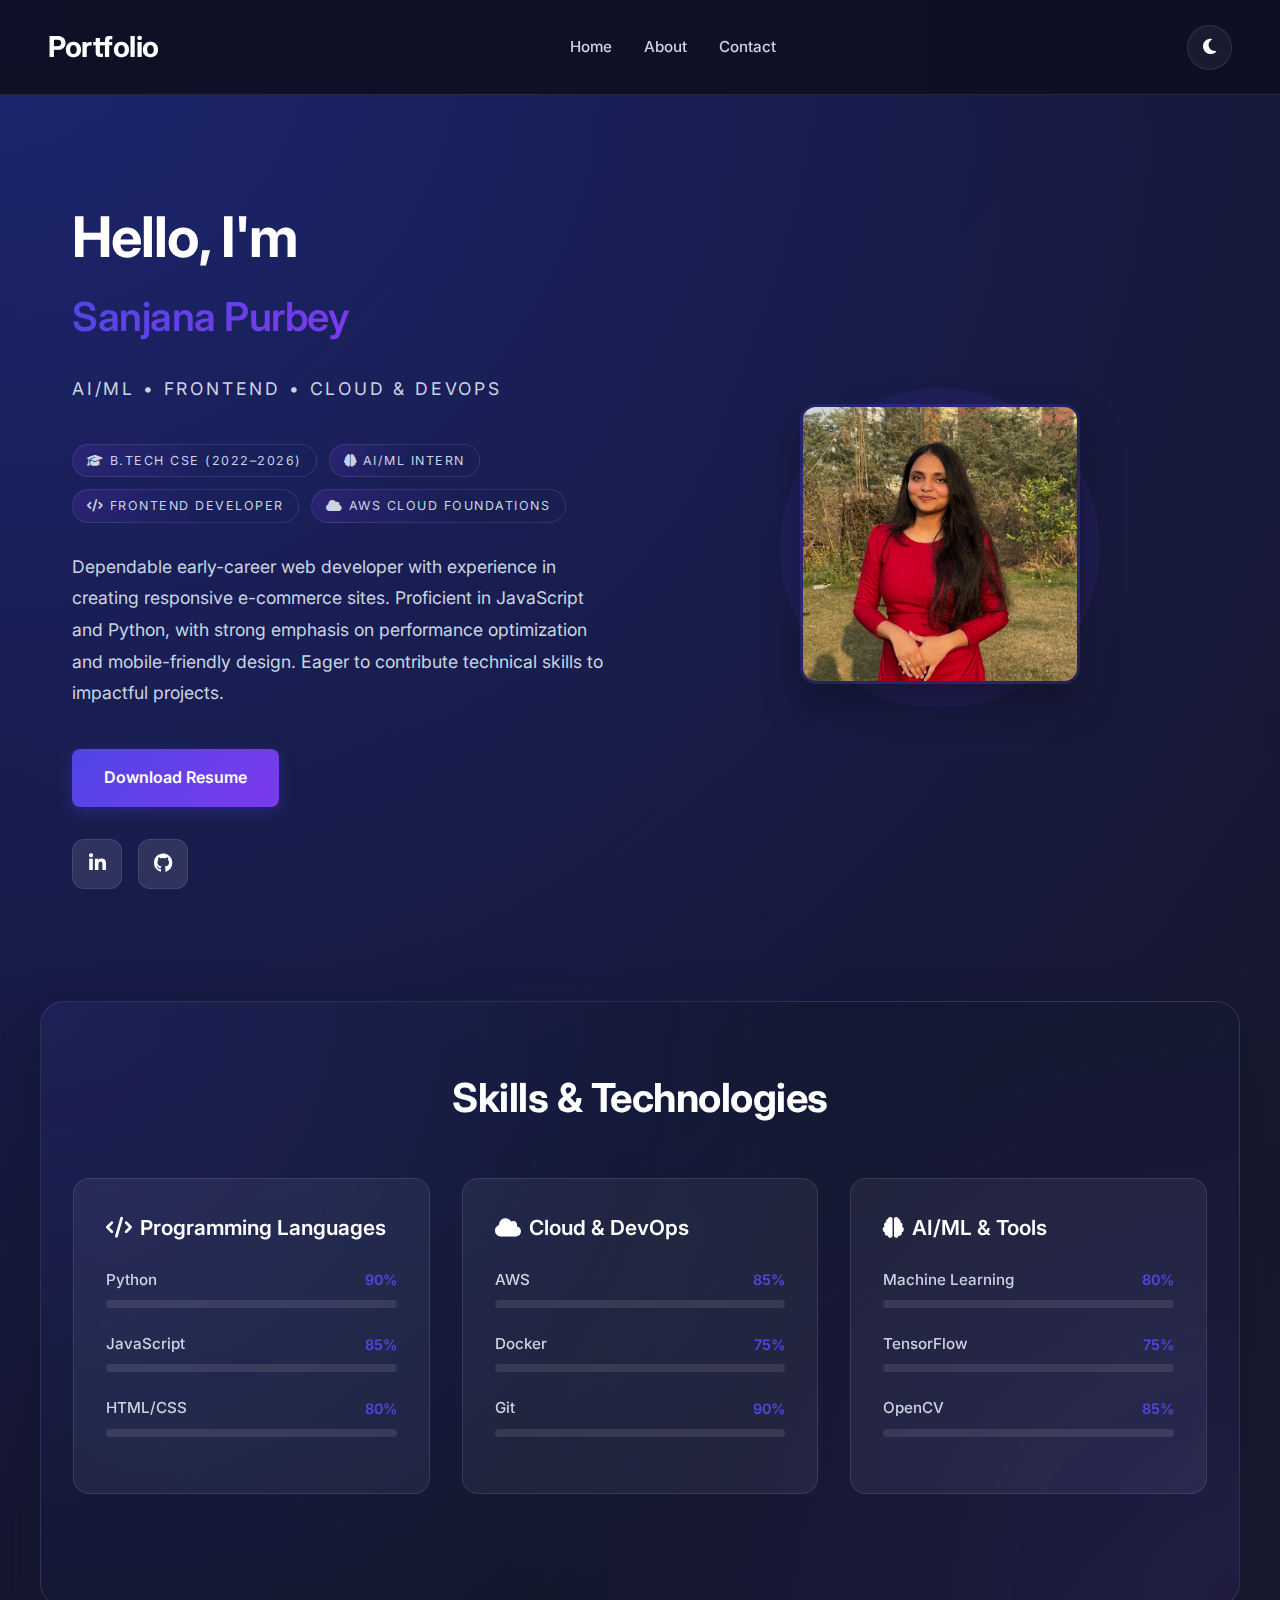
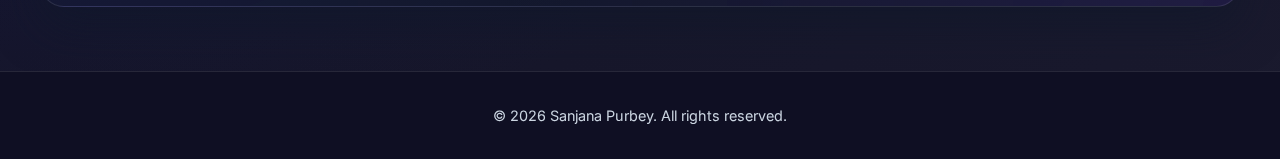
<file: index.html>
<!DOCTYPE html>
<html lang="en">
<head>
  <meta charset="UTF-8" />
  <meta name="viewport" content="width=device-width, initial-scale=1.0" />
  <title>Sanjana Purbey - Portfolio</title>

  <!-- Google Fonts - Professional fonts -->
  <link href="https://fonts.googleapis.com/css2?family=Inter:wght@300;400;500;600;700&family=Roboto:wght@300;400;500;700&display=swap" rel="stylesheet" />

  <!-- Font Awesome for icons -->
  <link rel="stylesheet" href="https://cdnjs.cloudflare.com/ajax/libs/font-awesome/6.4.0/css/all.min.css" />

  <!-- Shared styles -->
  <link rel="stylesheet" href="styles.css" />
</head>
<body class="home-page">

  <div class="topnav">
    <div class="logo">Portfolio</div>
    <nav>
      <a href="index.html">Home</a>
      <a href="about.html">About</a>
      <a href="contact.html">Contact</a>
    </nav>
    <div class="topnav-actions">
      <button class="theme-toggle" id="themeToggle" aria-label="Toggle theme">
        <i class="fas fa-moon"></i>
      </button>
      <button class="nav-toggle" id="navToggle" aria-label="Toggle navigation" aria-expanded="false">
        <span class="nav-toggle-label">Menu</span>
        <i class="fas fa-chevron-down" aria-hidden="true"></i>
      </button>
    </div>
  </div>

  <section class="hero-section">
    <div class="hero-text">
      <h1>Hello, I'm</h1>
      <h2><span>Sanjana Purbey</span></h2>
      <p class="hero-subtitle">AI/ML • Frontend • Cloud & DevOps</p>
      <div class="hero-badges">
        <span class="chip"><i class="fas fa-graduation-cap"></i> B.Tech CSE (2022–2026)</span>
        <span class="chip"><i class="fas fa-brain"></i> AI/ML Intern</span>
        <span class="chip"><i class="fas fa-code"></i> Frontend Developer</span>
        <span class="chip"><i class="fas fa-cloud"></i> AWS Cloud Foundations</span>
      </div>
      <p>
        Dependable early-career web developer with experience in creating responsive e-commerce sites. Proficient in
        JavaScript and Python, with strong emphasis on performance optimization and mobile-friendly design. Eager
        to contribute technical skills to impactful projects.
      </p>
      <a href="Sanjana-Resume.pdf" class="btn">Download Resume</a>
      
      <div class="social-links">
        <a href="https://www.linkedin.com/in/sanjana-purbey-33666030a/" target="_blank" class="linkedin" title="Connect on LinkedIn">
          <i class="fab fa-linkedin-in"></i>
        </a>
        <a href="https://github.com/SanjanaPurbey" target="_blank" class="github" title="View GitHub Profile">
          <i class="fab fa-github"></i>
        </a>
      </div>
    </div>

    <div class="hero-image">
      <img src="sanjana.jpeg" alt="Sanjana Purbey">
    </div>
  </section>

  <!-- Skills Section -->
  <section class="skills-section">
    <h2 class="section-title">Skills & Technologies</h2>
    <div class="skills-grid">
      <div class="skill-category">
        <h3><i class="fas fa-code"></i> Programming Languages</h3>
        <div class="skill-item">
          <div class="skill-header">
            <span class="skill-name">Python</span>
            <span class="skill-percentage">90%</span>
          </div>
          <div class="skill-bar">
            <div class="skill-progress" data-width="90"></div>
          </div>
        </div>
        <div class="skill-item">
          <div class="skill-header">
            <span class="skill-name">JavaScript</span>
            <span class="skill-percentage">85%</span>
          </div>
          <div class="skill-bar">
            <div class="skill-progress" data-width="85"></div>
          </div>
        </div>
        <div class="skill-item">
          <div class="skill-header">
            <span class="skill-name">HTML/CSS</span>
            <span class="skill-percentage">80%</span>
          </div>
          <div class="skill-bar">
            <div class="skill-progress" data-width="80"></div>
          </div>
        </div>
      </div>

      <div class="skill-category">
        <h3><i class="fas fa-cloud"></i> Cloud & DevOps</h3>
        <div class="skill-item">
          <div class="skill-header">
            <span class="skill-name">AWS</span>
            <span class="skill-percentage">85%</span>
          </div>
          <div class="skill-bar">
            <div class="skill-progress" data-width="85"></div>
          </div>
        </div>
        <div class="skill-item">
          <div class="skill-header">
            <span class="skill-name">Docker</span>
            <span class="skill-percentage">75%</span>
          </div>
          <div class="skill-bar">
            <div class="skill-progress" data-width="75"></div>
          </div>
        </div>
        <div class="skill-item">
          <div class="skill-header">
            <span class="skill-name">Git</span>
            <span class="skill-percentage">90%</span>
          </div>
          <div class="skill-bar">
            <div class="skill-progress" data-width="90"></div>
          </div>
        </div>
      </div>

      <div class="skill-category">
        <h3><i class="fas fa-brain"></i> AI/ML & Tools</h3>
        <div class="skill-item">
          <div class="skill-header">
            <span class="skill-name">Machine Learning</span>
            <span class="skill-percentage">80%</span>
          </div>
          <div class="skill-bar">
            <div class="skill-progress" data-width="80"></div>
          </div>
        </div>
        <div class="skill-item">
          <div class="skill-header">
            <span class="skill-name">TensorFlow</span>
            <span class="skill-percentage">75%</span>
          </div>
          <div class="skill-bar">
            <div class="skill-progress" data-width="75"></div>
          </div>
        </div>
        <div class="skill-item">
          <div class="skill-header">
            <span class="skill-name">OpenCV</span>
            <span class="skill-percentage">85%</span>
          </div>
          <div class="skill-bar">
            <div class="skill-progress" data-width="85"></div>
          </div>
        </div>
      </div>
    </div>
  </section>

  <footer>
    © 2026 Sanjana Purbey. All rights reserved.
  </footer>

  <script src="script.js"></script>

</body>
</html>
</file>
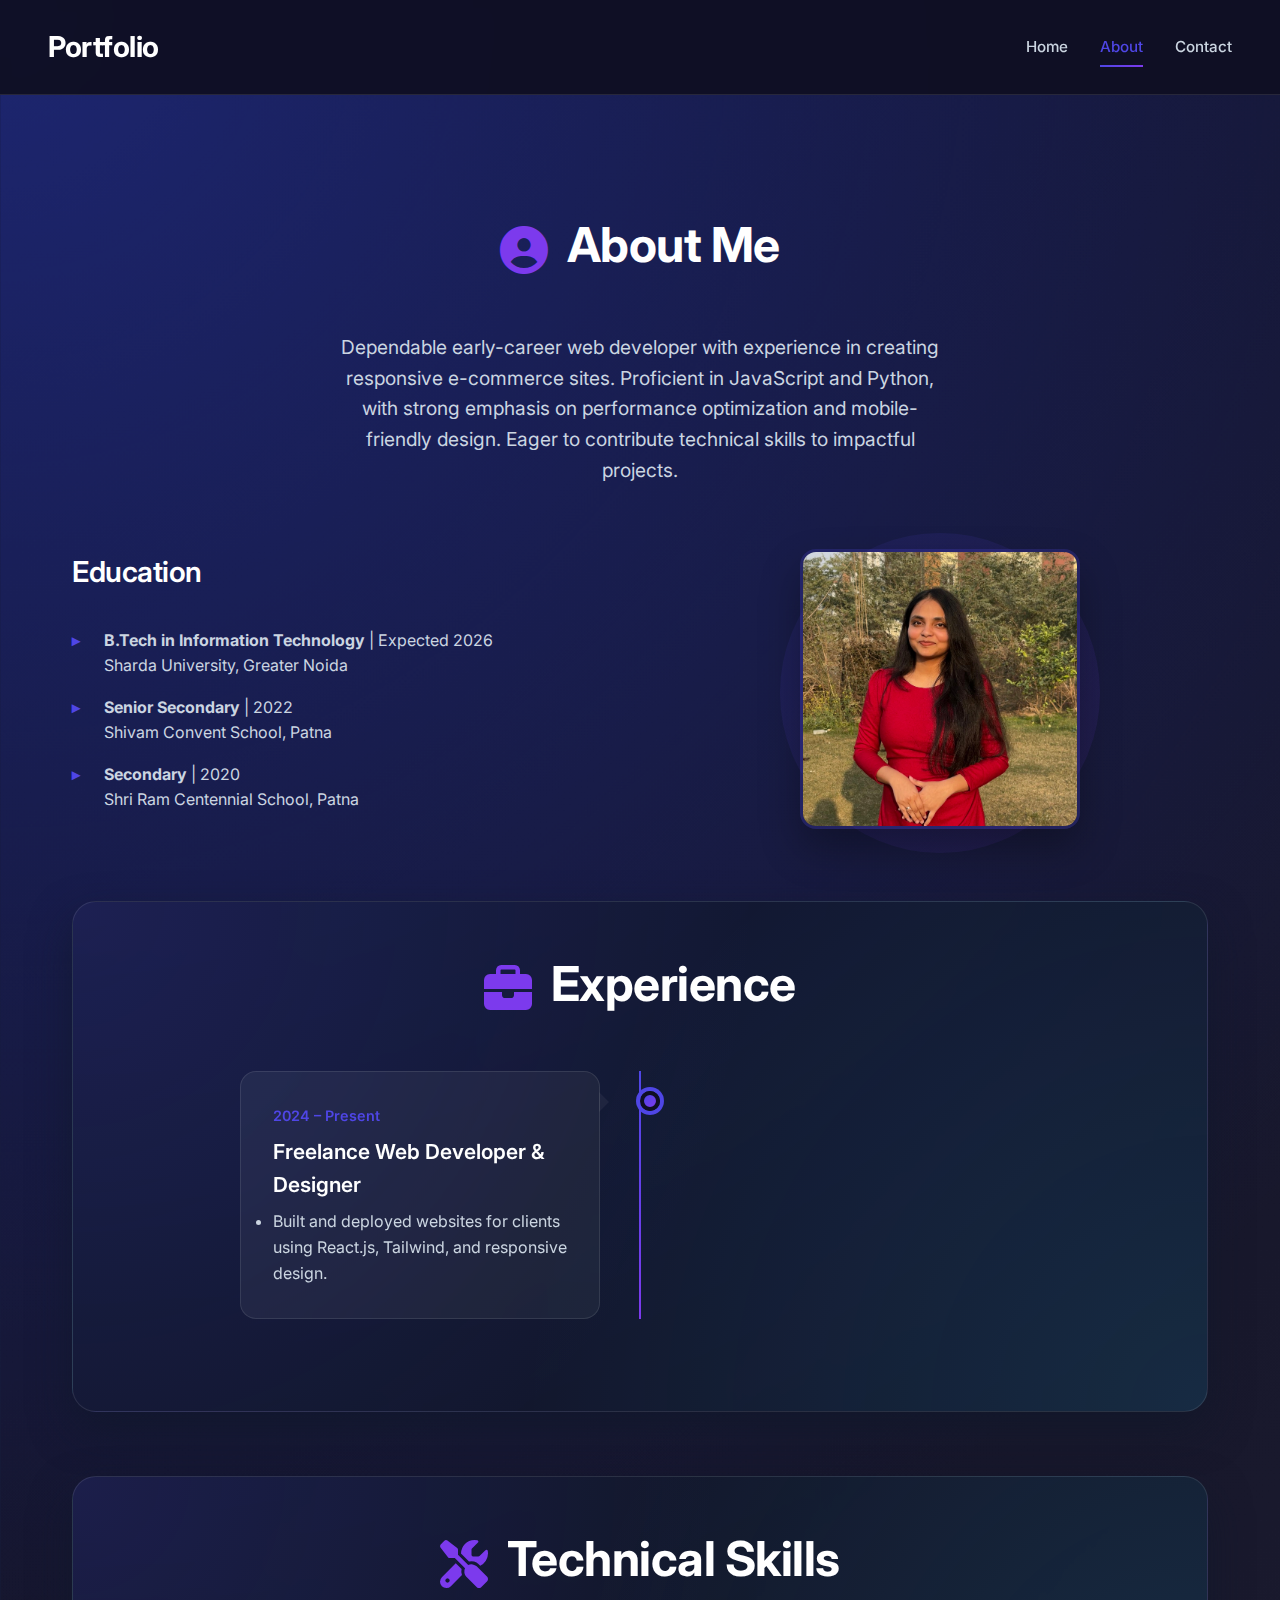
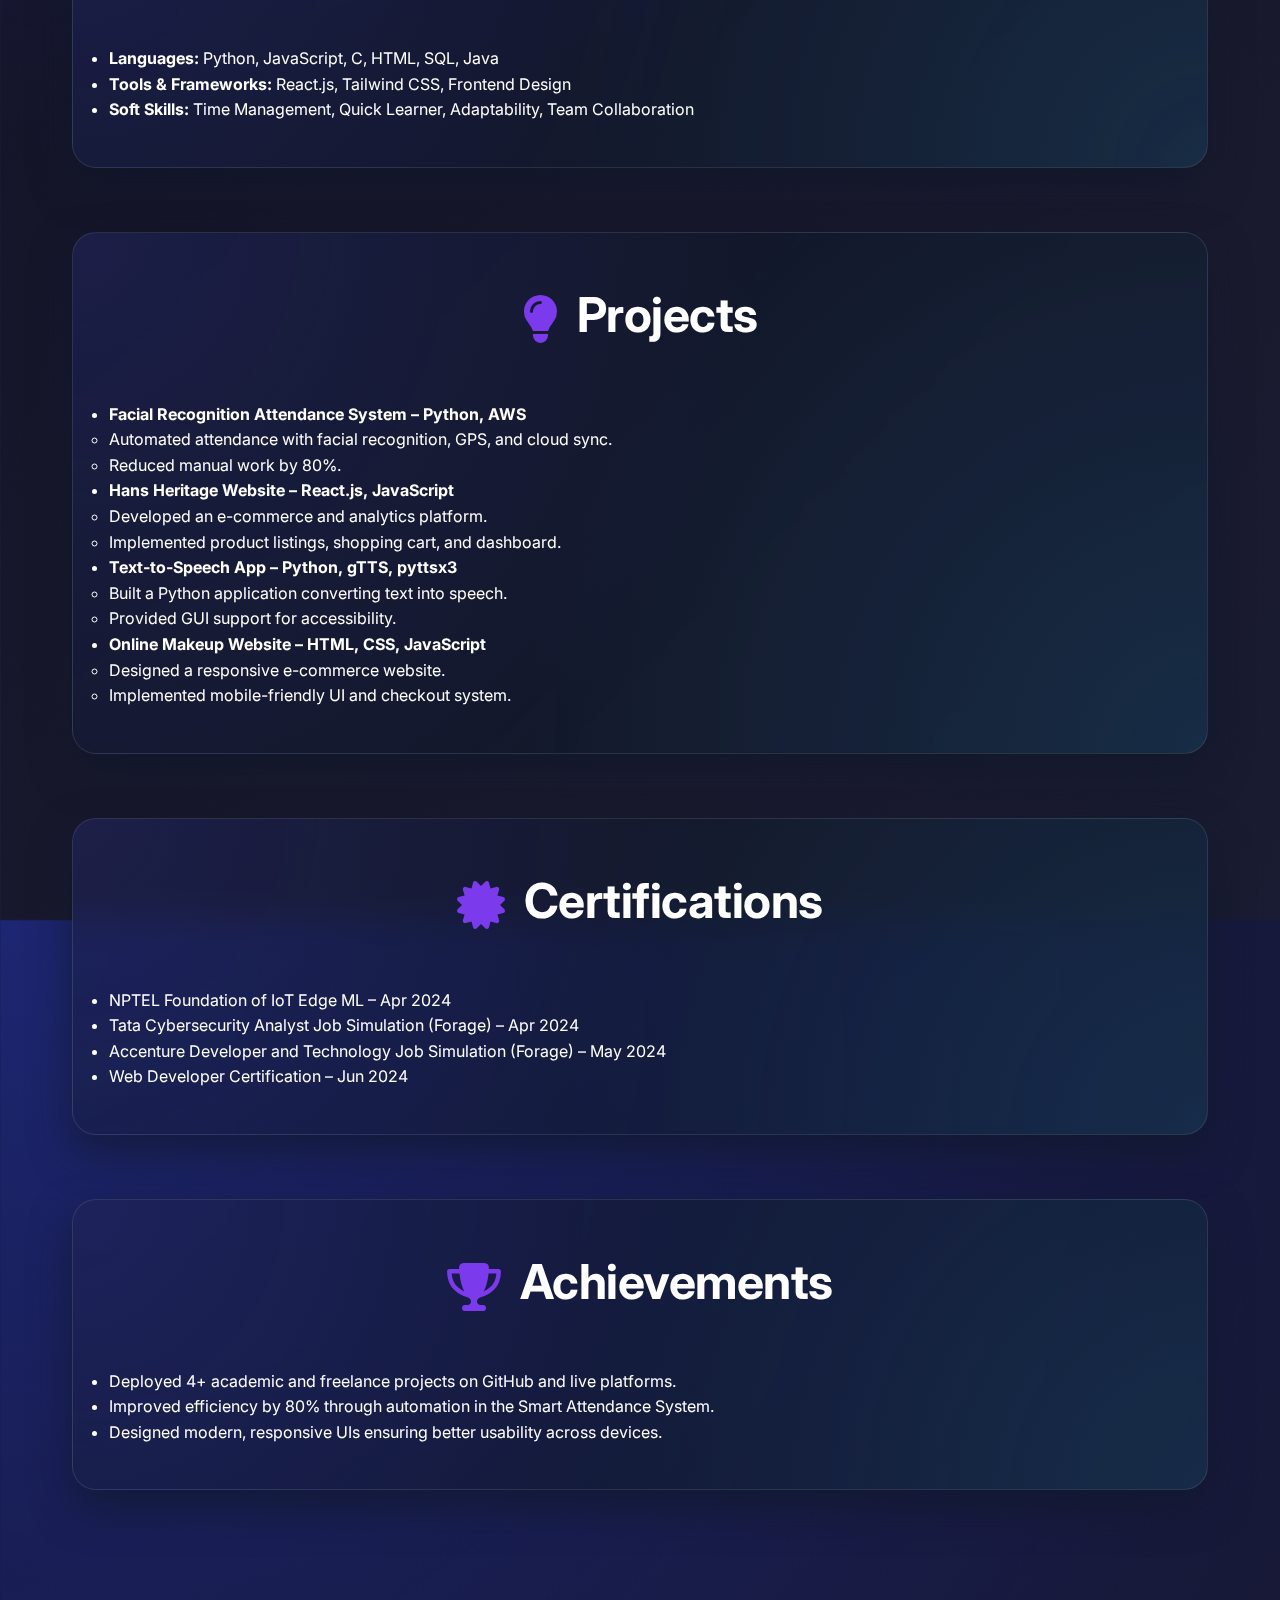
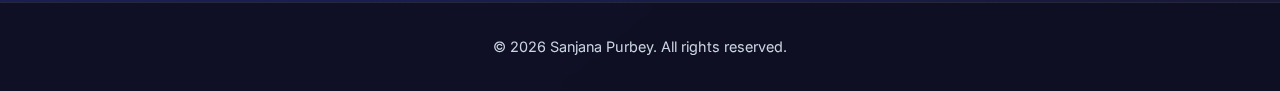
<file: about.html>
<!DOCTYPE html>
<html lang="en">
<head>
  <meta charset="UTF-8" />
  <meta name="viewport" content="width=device-width, initial-scale=1.0" />
  <title>About - Sanjana Purbey</title>

  <link href="https://fonts.googleapis.com/css2?family=Inter:wght@300;400;500;600;700&family=Roboto:wght@300;400;500;700&display=swap" rel="stylesheet" />
  
  <link rel="stylesheet" href="https://cdnjs.cloudflare.com/ajax/libs/font-awesome/6.4.0/css/all.min.css" />

  <link rel="stylesheet" href="styles.css" />
</head>

<body class="about-page">

<div class="topnav">
  <div class="logo">Portfolio</div>
  <nav>
    <a href="index.html">Home</a>
    <a href="about.html" class="active">About</a>
    <a href="contact.html">Contact</a>
  </nav>
</div>

<section class="about-section">

<h1 class="section-title"><i class="fas fa-user-circle"></i> About Me</h1>

<p class="section-subtitle">
Dependable early-career web developer with experience in creating responsive e-commerce sites. 
Proficient in JavaScript and Python, with strong emphasis on performance optimization and mobile-friendly design. 
Eager to contribute technical skills to impactful projects.
</p>

<div class="about-content">

<div class="about-text">

<h3>Education</h3>
<ul>
  <li><strong>B.Tech in Information Technology</strong> | Expected 2026 <br> Sharda University, Greater Noida</li>
  <li><strong>Senior Secondary</strong> | 2022 <br> Shivam Convent School, Patna</li>
  <li><strong>Secondary</strong> | 2020 <br> Shri Ram Centennial School, Patna</li>
</ul>

</div>

<div class="about-image">
  <img src="sanjana.jpeg" alt="Sanjana Purbey">
</div>

</div>

<!-- EXPERIENCE -->
<div class="experience-section">
<h2 class="section-title"><i class="fas fa-briefcase"></i> Experience</h2>

<div class="timeline">

<div class="timeline-item">
<div class="timeline-dot"></div>
<div class="timeline-content">
<div class="timeline-date">2024 – Present</div>
<div class="timeline-title">Freelance Web Developer & Designer</div>
<div class="timeline-description">
<ul>
<li>Built and deployed websites for clients using React.js, Tailwind, and responsive design.</li>
</ul>
</div>
</div>
</div>

</div>
</div>

<!-- SKILLS -->
<div class="experience-section">
<h2 class="section-title"><i class="fas fa-tools"></i> Technical Skills</h2>

<ul>
<li><strong>Languages:</strong> Python, JavaScript, C, HTML, SQL, Java</li>
<li><strong>Tools & Frameworks:</strong> React.js, Tailwind CSS, Frontend Design</li>
<li><strong>Soft Skills:</strong> Time Management, Quick Learner, Adaptability, Team Collaboration</li>
</ul>

</div>

<!-- PROJECTS -->
<div class="experience-section">
<h2 class="section-title"><i class="fas fa-lightbulb"></i> Projects</h2>

<ul class="projects-list">

<li class="project-item">
<strong>Facial Recognition Attendance System – Python, AWS</strong>
<ul>
<li>Automated attendance with facial recognition, GPS, and cloud sync.</li>
<li>Reduced manual work by 80%.</li>
</ul>
</li>

<li class="project-item">
<strong>Hans Heritage Website – React.js, JavaScript</strong>
<ul>
<li>Developed an e-commerce and analytics platform.</li>
<li>Implemented product listings, shopping cart, and dashboard.</li>
</ul>
</li>

<li class="project-item">
<strong>Text-to-Speech App – Python, gTTS, pyttsx3</strong>
<ul>
<li>Built a Python application converting text into speech.</li>
<li>Provided GUI support for accessibility.</li>
</ul>
</li>

<li class="project-item">
<strong>Online Makeup Website – HTML, CSS, JavaScript</strong>
<ul>
<li>Designed a responsive e-commerce website.</li>
<li>Implemented mobile-friendly UI and checkout system.</li>
</ul>
</li>

</ul>
</div>

<!-- CERTIFICATIONS -->
<div class="experience-section">
<h2 class="section-title"><i class="fas fa-certificate"></i> Certifications</h2>

<ul>
<li>NPTEL Foundation of IoT Edge ML – Apr 2024</li>
<li>Tata Cybersecurity Analyst Job Simulation (Forage) – Apr 2024</li>
<li>Accenture Developer and Technology Job Simulation (Forage) – May 2024</li>
<li>Web Developer Certification – Jun 2024</li>
</ul>

</div>

<!-- ACHIEVEMENTS -->
<div class="experience-section">
<h2 class="section-title"><i class="fas fa-trophy"></i> Achievements</h2>

<ul>
<li>Deployed 4+ academic and freelance projects on GitHub and live platforms.</li>
<li>Improved efficiency by 80% through automation in the Smart Attendance System.</li>
<li>Designed modern, responsive UIs ensuring better usability across devices.</li>
</ul>

</div>

</section>

<footer>
© 2026 Sanjana Purbey. All rights reserved.
</footer>

</body>
</html>
</file>
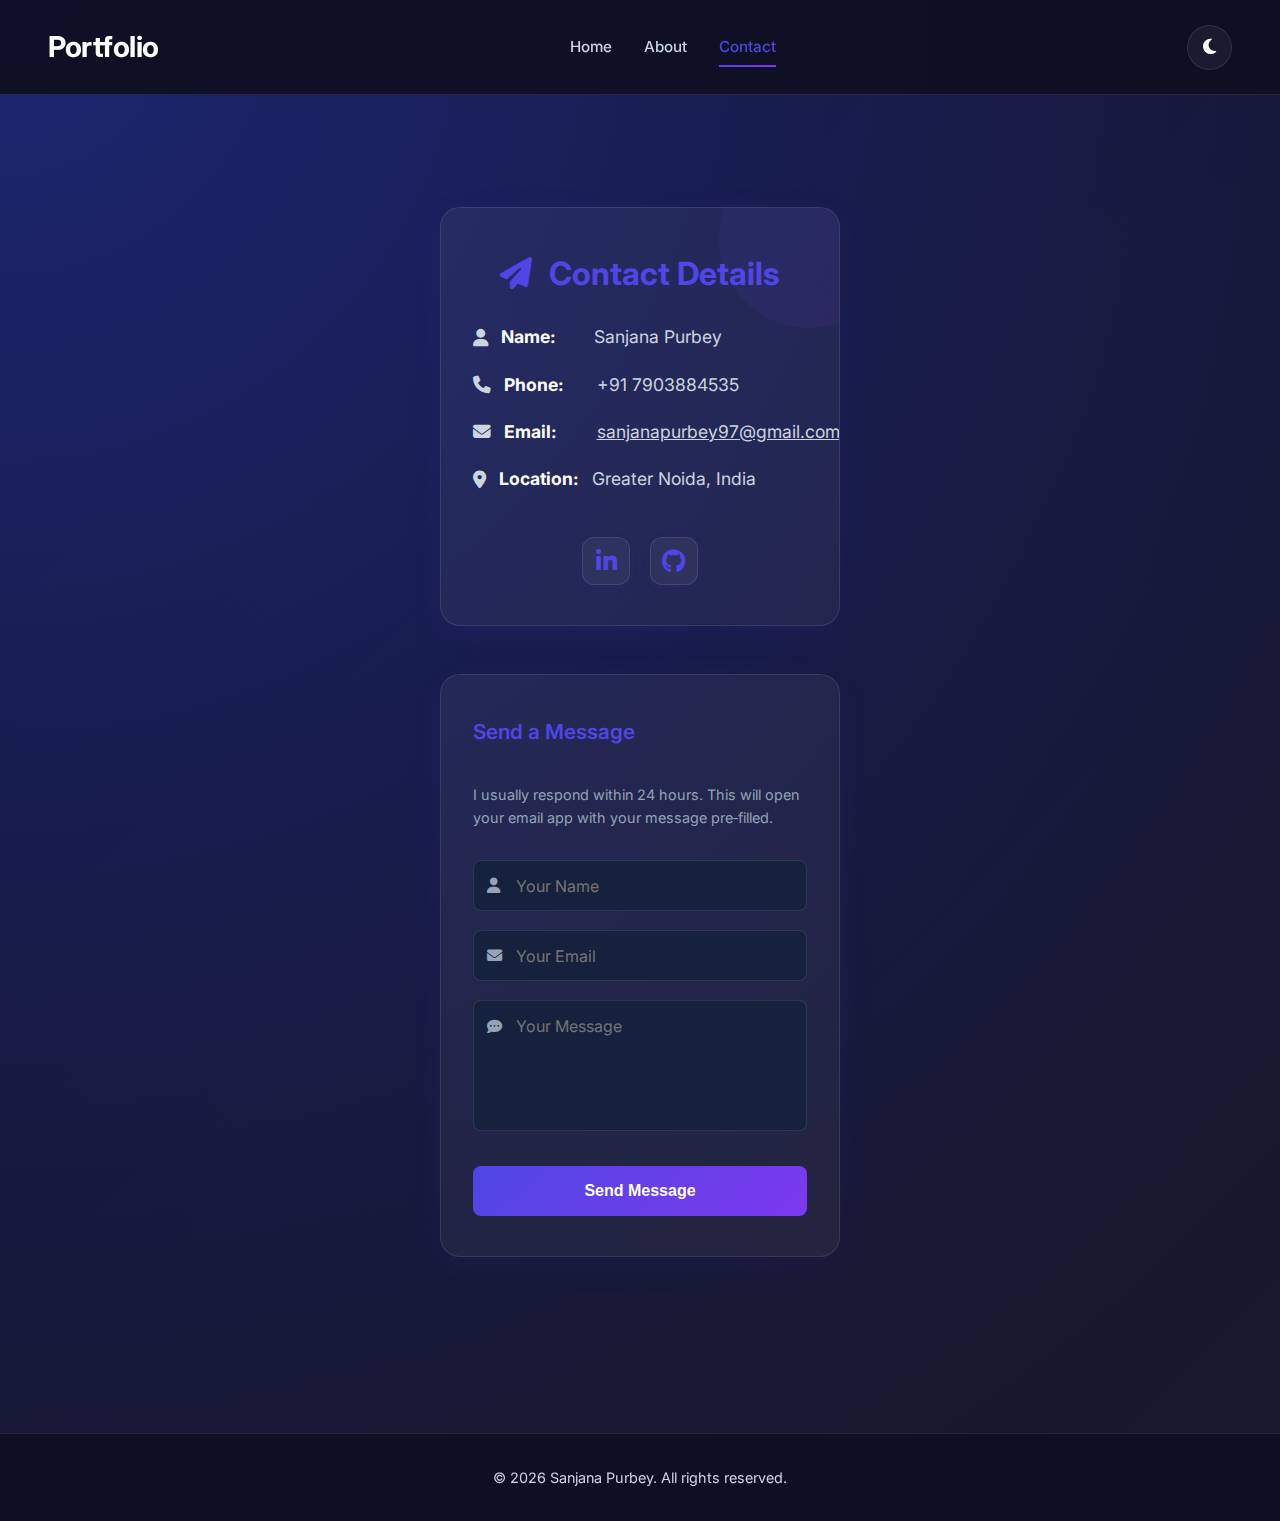
<file: contact.html>
<!DOCTYPE html>
<html lang="en">
<head>
  <meta charset="UTF-8" />
  <meta name="viewport" content="width=device-width, initial-scale=1.0" />
  <title>Contact - Sanjana Purbey</title>

  <!-- Google Fonts - Professional fonts -->
  <link href="https://fonts.googleapis.com/css2?family=Inter:wght@300;400;500;600;700&family=Roboto:wght@300;400;500;700&display=swap" rel="stylesheet" />
  <!-- Font Awesome for icons -->
  <link rel="stylesheet" href="https://cdnjs.cloudflare.com/ajax/libs/font-awesome/6.4.0/css/all.min.css" />
  <!-- Shared styles -->
  <link rel="stylesheet" href="styles.css" />
</head>
<body class="contact-page">
  <div class="topnav">
    <div class="logo">Portfolio</div>
    <nav>
      <a href="index.html">Home</a>
      <a href="about.html">About</a>
      <a href="contact.html" class="active">Contact</a>
    </nav>
    <div class="topnav-actions">
      <button class="theme-toggle" id="themeToggle" aria-label="Toggle theme">
        <i class="fas fa-moon"></i>
      </button>
      <button class="nav-toggle" id="navToggle" aria-label="Toggle navigation" aria-expanded="false">
        <span class="nav-toggle-label">Menu</span>
        <i class="fas fa-chevron-down" aria-hidden="true"></i>
      </button>
    </div>
  </div>
  <div class="main-content">
    <section class="contact-section" id="contact">
      <div class="contact-card">
        <h2><i class="fas fa-paper-plane"></i> Contact Details</h2>
        <ul class="contact-details">
          <li><i class="fas fa-user"></i> <strong>Name:</strong> Sanjana Purbey</li>
          <li><i class="fas fa-phone"></i> <strong>Phone:</strong> +91 7903884535</li>
          <li><i class="fas fa-envelope"></i> <strong>Email:</strong> <a href="mailto:sanjanapurbey97@gmail.com" style="color:inherit;text-decoration:underline;">sanjanapurbey97@gmail.com</a></li>
          <li><i class="fas fa-map-marker-alt"></i> <strong>Location:</strong> Greater Noida, India</li>
        </ul>
        <div class="contact-social">
          <a href="https://www.linkedin.com/in/sanjana-purbey-33666030a/" target="_blank" title="LinkedIn"><i class="fab fa-linkedin-in"></i></a>
          <a href="https://github.com/SanjanaPurbey" target="_blank" title="GitHub"><i class="fab fa-github"></i></a>
        </div>
      </div>
      <form class="contact-form" autocomplete="off">
        <h3>Send a Message</h3>
        <p class="contact-helper">
          I usually respond within 24 hours. This will open your email app with your message pre‑filled.
        </p>
        <div class="contact-input-wrapper">
          <i class="fas fa-user"></i>
          <input type="text" name="name" placeholder="Your Name" aria-label="Your name" required />
        </div>
        <div class="contact-input-wrapper">
          <i class="fas fa-envelope"></i>
          <input type="email" name="email" placeholder="Your Email" aria-label="Your email address" required />
        </div>
        <div class="contact-input-wrapper textarea">
          <i class="fas fa-comment-dots"></i>
          <textarea name="message" rows="5" placeholder="Your Message" aria-label="Your message" required></textarea>
        </div>
        <button type="submit">Send Message</button>
      </form>
    </section>
  </div>
  <footer>
    © 2026 Sanjana Purbey. All rights reserved.
  </footer>
  <script src="script.js"></script>
</body>
</html>
</file>
<file: styles.css>
:root {
  /* Dark mode colors */
  --bg-primary: #0f0f23;
  --bg-secondary: #1a1a2e;
  --bg-tertiary: #16213e;
  --text-primary: #ffffff;
  --text-secondary: #cbd5e1;
  --text-muted: #94a3b8;
  --accent-primary: #4f46e5;
  --accent-secondary: #7c3aed;
  --border-color: rgba(255, 255, 255, 0.1);
  --nav-bg: rgba(15, 15, 35, 0.95);
  --card-bg: rgba(255, 255, 255, 0.05);
}

[data-theme="light"] {
  /* Light mode colors */
  --bg-primary: #ffffff;
  --bg-secondary: #f8fafc;
  --bg-tertiary: #f1f5f9;
  --text-primary: #1e293b;
  --text-secondary: #475569;
  --text-muted: #64748b;
  --accent-primary: #4f46e5;
  --accent-secondary: #7c3aed;
  --border-color: rgba(0, 0, 0, 0.1);
  --nav-bg: rgba(255, 255, 255, 0.95);
  --card-bg: rgba(0, 0, 0, 0.05);
}

* {
  margin: 0;
  padding: 0;
  box-sizing: border-box;
}

html,
body {
  height: 100%;
}

body {
  font-family: 'Inter', sans-serif;
  background: radial-gradient(circle at 0% 0%, #1d2671 0, transparent 40%),
    radial-gradient(circle at 100% 100%, #0f3460 0, transparent 40%),
    linear-gradient(
      135deg,
      var(--bg-primary) 0%,
      var(--bg-secondary) 50%,
      var(--bg-tertiary) 100%
    );
  background-size: 280% 280%;
  animation: gradientShift 24s ease infinite;
  color: var(--text-primary);
  scroll-behavior: smooth;
  line-height: 1.6;
  transition: background 0.6s ease, color 0.3s ease;
}

/* Smooth theme toggle transitions */
body.theme-transition,
body.theme-transition * {
  transition: background-color 0.35s ease, color 0.35s ease,
    border-color 0.35s ease, box-shadow 0.35s ease;
}

/* Page-specific layout helpers */
body.contact-page {
  min-height: 100vh;
  display: flex;
  flex-direction: column;
}

.main-content {
  flex: 1;
  display: flex;
  flex-direction: column;
}

/* Top navigation */
.topnav {
  background: var(--nav-bg);
  backdrop-filter: blur(10px);
  font-family: 'Inter', sans-serif;
  display: flex;
  justify-content: space-between;
  padding: 1.5rem 3rem;
  align-items: center;
  position: sticky;
  top: 0;
  z-index: 999;
  animation: slideInDown 0.8s ease;
  border-bottom: 1px solid var(--border-color);
}

.topnav-actions {
  display: flex;
  align-items: center;
  gap: 0.75rem;
}

.topnav .logo {
  font-size: 1.8rem;
  font-weight: 700;
  color: var(--text-primary);
  font-family: 'Inter', sans-serif;
  letter-spacing: -0.5px;
}

.topnav nav {
  display: flex;
  gap: 2rem;
  align-items: center;
}

.topnav nav a {
  color: var(--text-secondary);
  text-decoration: none;
  font-weight: 500;
  font-size: 0.95rem;
  position: relative;
  transition: all 0.3s ease;
  padding: 0.5rem 0;
}

.topnav nav a::after {
  content: "";
  position: absolute;
  width: 0%;
  height: 2px;
  background: linear-gradient(90deg, var(--accent-primary), var(--accent-secondary));
  left: 0;
  bottom: 0;
  transition: width 0.3s ease;
}

.topnav nav a:hover {
  color: var(--text-primary);
}

.topnav nav a:hover::after {
  width: 100%;
}

.topnav nav a.active {
  color: var(--accent-primary);
}

.topnav nav a.active::after {
  width: 100%;
}

.nav-toggle {
  display: none;
  background: var(--card-bg);
  border: 1px solid var(--border-color);
  border-radius: 999px;
  padding: 0.4rem 0.9rem;
  cursor: pointer;
  align-items: center;
  justify-content: center;
  transition: all 0.3s ease;
  color: var(--text-primary);
  font-size: 0.8rem;
  font-weight: 500;
  text-transform: uppercase;
  letter-spacing: 0.12em;
  gap: 0.4rem;
}

.nav-toggle-label {
  font-size: 0.75rem;
}

.nav-toggle i {
  font-size: 0.7rem;
  transition: transform 0.25s ease;
}

body.nav-open .nav-toggle {
  background: linear-gradient(135deg, var(--accent-primary), var(--accent-secondary));
  color: #ffffff;
  border-color: transparent;
  box-shadow: 0 8px 20px rgba(79, 70, 229, 0.35);
}

body.nav-open .nav-toggle i {
  transform: rotate(-180deg);
}

.theme-toggle {
  background: var(--card-bg);
  border: 1px solid var(--border-color);
  border-radius: 50px;
  padding: 0.5rem;
  cursor: pointer;
  transition: all 0.3s ease;
  color: var(--text-primary);
  font-size: 1.1rem;
  width: 45px;
  height: 45px;
  display: flex;
  align-items: center;
  justify-content: center;
}

.theme-toggle:hover {
  background: var(--accent-primary);
  color: white;
  transform: scale(1.05);
}

/* Hero (home page) */
.hero-section {
  display: flex;
  justify-content: space-between;
  align-items: center;
  max-width: 1200px;
  margin: 4rem auto;
  padding: 3rem 2rem;
  gap: 4rem;
  flex-wrap: wrap;
  min-height: 80vh;
}

.hero-text {
  flex: 1;
  color: var(--text-primary);
  animation: fadeInUp 1s ease 0.3s both;
}

.hero-text h1 {
  font-size: 3.5rem;
  color: var(--text-primary);
  font-family: 'Inter', sans-serif;
  font-weight: 700;
  margin-bottom: 1rem;
  letter-spacing: -1px;
  line-height: 1.1;
}

.hero-text h2 {
  font-size: 2.5rem;
  font-weight: 600;
  color: var(--accent-primary);
  margin-bottom: 1.5rem;
  font-family: 'Inter', sans-serif;
  letter-spacing: -0.5px;
}

.hero-text h2 span {
  background: linear-gradient(135deg, var(--accent-primary), var(--accent-secondary));
  -webkit-background-clip: text;
  -webkit-text-fill-color: transparent;
  background-clip: text;
}

.hero-subtitle {
  font-size: 0.95rem;
  text-transform: uppercase;
  letter-spacing: 0.16em;
  color: var(--text-muted);
  margin-bottom: 1.5rem;
}

.hero-badges {
  display: flex;
  flex-wrap: wrap;
  gap: 0.75rem;
  margin-bottom: 1.75rem;
}

.chip {
  padding: 0.35rem 0.9rem;
  border-radius: 999px;
  border: 1px solid var(--border-color);
  background: radial-gradient(circle at 0 0, rgba(124, 58, 237, 0.18), transparent 60%);
  color: var(--text-secondary);
  font-size: 0.78rem;
  letter-spacing: 0.12em;
  text-transform: uppercase;
  display: inline-flex;
  align-items: center;
  gap: 0.3rem;
}

.hero-text p {
  font-size: 1.1rem;
  line-height: 1.8;
  color: var(--text-secondary);
  margin-bottom: 2.5rem;
  font-weight: 400;
  max-width: 600px;
}

.hero-text .btn {
  display: inline-flex;
  align-items: center;
  gap: 0.5rem;
  padding: 1rem 2rem;
  background: linear-gradient(135deg, var(--accent-primary), var(--accent-secondary));
  color: #ffffff;
  border: none;
  border-radius: 8px;
  font-weight: 600;
  font-size: 1rem;
  cursor: pointer;
  transition: all 0.3s ease;
  text-decoration: none;
  font-family: 'Inter', sans-serif;
  box-shadow: 0 4px 15px rgba(79, 70, 229, 0.3);
}

.hero-text .btn:hover {
  transform: translateY(-2px);
  box-shadow: 0 8px 25px rgba(79, 70, 229, 0.4);
}

.hero-image {
  flex: 1;
  text-align: center;
  position: relative;
  animation: fadeInUp 1s ease 0.6s both;
}

.hero-image::before {
  content: '';
  position: absolute;
  top: 50%;
  left: 50%;
  transform: translate(-50%, -50%);
  width: 320px;
  height: 320px;
  background: linear-gradient(135deg, #4f46e5, #7c3aed);
  border-radius: 50%;
  opacity: 0.1;
  z-index: -1;
}

.hero-image img {
  width: 280px;
  height: 280px;
  object-fit: cover;
  border-radius: 16px;
  box-shadow: 0 20px 40px rgba(0, 0, 0, 0.3);
  transition: all 0.3s ease;
  border: 3px solid rgba(79, 70, 229, 0.2);
}

.hero-image img:hover {
  transform: translateY(-5px);
  box-shadow: 0 25px 50px rgba(0, 0, 0, 0.4);
}

/* Social links (home) */
.social-links {
  display: flex;
  gap: 1rem;
  margin-top: 2rem;
}

.social-links a {
  display: flex;
  align-items: center;
  justify-content: center;
  width: 50px;
  height: 50px;
  background: rgba(255, 255, 255, 0.1);
  border: 1px solid var(--border-color);
  border-radius: 12px;
  color: var(--text-primary);
  font-size: 1.2rem;
  text-decoration: none;
  transition: all 0.3s ease;
  backdrop-filter: blur(10px);
}

.social-links a:hover {
  background: linear-gradient(135deg, var(--accent-primary), var(--accent-secondary));
  border-color: transparent;
  transform: translateY(-3px);
  box-shadow: 0 8px 20px rgba(79, 70, 229, 0.3);
}

.social-links a.linkedin:hover {
  background: linear-gradient(135deg, #0077b5, #00a0dc);
  box-shadow: 0 8px 20px rgba(0, 119, 181, 0.3);
}

.social-links a.github:hover {
  background: linear-gradient(135deg, #333333, #666666);
  box-shadow: 0 8px 20px rgba(51, 51, 51, 0.3);
}

/* Skills section (home) */
.skills-section {
  padding: 4rem 2rem;
  max-width: 1200px;
  margin: 0 auto;
  border-radius: 24px;
  background: radial-gradient(circle at 0 0, rgba(79, 70, 229, 0.18), transparent 60%),
    radial-gradient(circle at 100% 100%, rgba(124, 58, 237, 0.12), transparent 55%),
    rgba(15, 23, 42, 0.55);
  border: 1px solid var(--border-color);
  box-shadow: 0 20px 45px rgba(15, 23, 42, 0.6);
  backdrop-filter: blur(18px);
}

.section-title {
  text-align: center;
  font-size: 2.5rem;
  font-weight: 700;
  color: var(--text-primary);
  margin-bottom: 3rem;
  letter-spacing: -0.5px;
}

.section-title i {
  margin-right: 0.6rem;
  color: var(--accent-secondary);
  vertical-align: middle;
}

.skills-grid {
  display: grid;
  grid-template-columns: repeat(auto-fit, minmax(300px, 1fr));
  gap: 2rem;
  margin-bottom: 3rem;
}

.skill-category {
  background: var(--card-bg);
  border: 1px solid var(--border-color);
  border-radius: 16px;
  padding: 2rem;
  backdrop-filter: blur(10px);
  transition: all 0.3s ease;
}

.skill-category:hover {
  transform: translateY(-5px);
  box-shadow: 0 10px 30px rgba(0, 0, 0, 0.1);
}

.skill-category h3 {
  color: var(--text-primary);
  font-size: 1.3rem;
  font-weight: 600;
  margin-bottom: 1.5rem;
  display: flex;
  align-items: center;
  gap: 0.5rem;
}

.skill-item {
  margin-bottom: 1.5rem;
}

.skill-header {
  display: flex;
  justify-content: space-between;
  align-items: center;
  margin-bottom: 0.5rem;
}

.skill-name {
  color: var(--text-secondary);
  font-weight: 500;
  font-size: 0.95rem;
}

.skill-percentage {
  color: var(--accent-primary);
  font-weight: 600;
  font-size: 0.9rem;
}

.skill-bar {
  width: 100%;
  height: 8px;
  background: var(--border-color);
  border-radius: 4px;
  overflow: hidden;
  position: relative;
}

.skill-progress {
  height: 100%;
  background: linear-gradient(90deg, var(--accent-primary), var(--accent-secondary));
  border-radius: 4px;
  width: 0%;
  transition: width 2s ease;
  position: relative;
}

.skill-progress::after {
  content: '';
  position: absolute;
  top: 0;
  left: 0;
  right: 0;
  bottom: 0;
  background: linear-gradient(
    90deg,
    transparent,
    rgba(255, 255, 255, 0.3),
    transparent
  );
  animation: shimmer 2s infinite;
}

/* About page */
.about-section {
  max-width: 1200px;
  margin: 4rem auto;
  padding: 3rem 2rem;
}

.section-subtitle {
  text-align: center;
  font-size: 1.2rem;
  color: var(--text-secondary);
  margin-bottom: 4rem;
  max-width: 600px;
  margin-left: auto;
  margin-right: auto;
}

.about-content {
  display: grid;
  grid-template-columns: 1fr 1fr;
  gap: 4rem;
  align-items: start;
  margin-bottom: 4rem;
  animation: fadeInUp 1s ease 0.3s both;
}

.about-text {
  color: var(--text-secondary);
}

.about-text h3 {
  font-size: 1.8rem;
  font-weight: 600;
  color: var(--text-primary);
  margin-bottom: 1.5rem;
  letter-spacing: -0.5px;
}

.about-text p {
  font-size: 1.1rem;
  line-height: 1.8;
  margin-bottom: 1.5rem;
  color: var(--text-secondary);
}

.about-text ul {
  list-style: none;
  margin-top: 1.5rem;
}

.about-text li {
  padding: 0.5rem 0;
  color: var(--text-secondary);
  position: relative;
  padding-left: 2rem;
}

.about-text li::before {
  content: '▸';
  color: var(--accent-primary);
  font-weight: bold;
  position: absolute;
  left: 0;
}

.about-image {
  text-align: center;
  position: relative;
}

.about-image::before {
  content: '';
  position: absolute;
  top: 50%;
  left: 50%;
  transform: translate(-50%, -50%);
  width: 320px;
  height: 320px;
  background: linear-gradient(135deg, var(--accent-primary), var(--accent-secondary));
  border-radius: 50%;
  opacity: 0.1;
  z-index: -1;
}

.about-image img {
  width: 280px;
  height: 280px;
  object-fit: cover;
  border-radius: 16px;
  box-shadow: 0 20px 40px rgba(0, 0, 0, 0.3);
  transition: all 0.3s ease;
  border: 3px solid rgba(79, 70, 229, 0.2);
}

.about-image img:hover {
  transform: translateY(-5px);
  box-shadow: 0 25px 50px rgba(0, 0, 0, 0.4);
}

.experience-section {
  margin-top: 4rem;
  max-width: 1200px;
  margin-left: auto;
  margin-right: auto;
  padding: 2.75rem 2.25rem;
  border-radius: 24px;
  background: radial-gradient(circle at 0 0, rgba(79, 70, 229, 0.16), transparent 55%),
    radial-gradient(circle at 100% 100%, rgba(56, 189, 248, 0.12), transparent 55%),
    rgba(15, 23, 42, 0.6);
  border: 1px solid var(--border-color);
  box-shadow: 0 18px 40px rgba(15, 23, 42, 0.65);
  backdrop-filter: blur(18px);
}

/* Projects accordion */

/* Make section titles a bit larger on About/Experience blocks */
.about-section .section-title,
.experience-section .section-title {
  font-size: 3rem;
}

.timeline {
  position: relative;
  max-width: 800px;
  margin: 0 auto;
  animation: fadeInUp 1s ease 0.6s both;
}

.timeline::before {
  content: '';
  position: absolute;
  left: 50%;
  top: 0;
  bottom: 0;
  width: 2px;
  background: linear-gradient(to bottom, var(--accent-primary), var(--accent-secondary));
  transform: translateX(-50%);
}

.timeline-item {
  position: relative;
  margin-bottom: 3rem;
  width: 45%;
}

.timeline-item:nth-child(odd) {
  left: 0;
}

.timeline-item:nth-child(even) {
  left: 55%;
}

.timeline-content {
  background: var(--card-bg);
  border: 1px solid var(--border-color);
  border-radius: 16px;
  padding: 2rem;
  backdrop-filter: blur(10px);
  transition: all 0.3s ease;
  position: relative;
}

.timeline-content::before {
  content: '';
  position: absolute;
  top: 20px;
  width: 0;
  height: 0;
  border: 10px solid transparent;
}

.timeline-item:nth-child(odd) .timeline-content::before {
  right: -20px;
  border-left-color: var(--card-bg);
}

.timeline-item:nth-child(even) .timeline-content::before {
  left: -20px;
  border-right-color: var(--card-bg);
}

.timeline-content:hover {
  transform: translateY(-5px);
  box-shadow: 0 10px 30px rgba(0, 0, 0, 0.1);
}

.timeline-date {
  color: var(--accent-primary);
  font-weight: 600;
  font-size: 0.9rem;
  margin-bottom: 0.5rem;
}

.timeline-title {
  color: var(--text-primary);
  font-size: 1.3rem;
  font-weight: 600;
  margin-bottom: 0.5rem;
}

.timeline-company {
  color: var(--text-secondary);
  font-size: 1rem;
  margin-bottom: 1rem;
}

.timeline-description {
  color: var(--text-secondary);
  line-height: 1.6;
}

.timeline-dot {
  position: absolute;
  top: 20px;
  width: 20px;
  height: 20px;
  background: linear-gradient(135deg, var(--accent-primary), var(--accent-secondary));
  border-radius: 50%;
  border: 4px solid var(--bg-primary);
  box-shadow: 0 0 0 4px var(--accent-primary);
}

.timeline-item:nth-child(odd) .timeline-dot {
  right: -60px;
}

.timeline-item:nth-child(even) .timeline-dot {
  left: -60px;
}

/* Contact page */
.contact-section {
  max-width: 900px;
  margin: 4rem auto;
  padding: 3rem 2rem;
  display: flex;
  flex-wrap: wrap;
  gap: 3rem;
  align-items: flex-start;
  justify-content: center;
}

.contact-card {
  background: var(--card-bg);
  border: 1px solid var(--border-color);
  border-radius: 20px;
  padding: 2.5rem 2rem;
  min-width: 320px;
  max-width: 400px;
  box-shadow: 0 8px 32px rgba(79, 70, 229, 0.08);
  display: flex;
  flex-direction: column;
  align-items: center;
  animation: fadeInUp 1s;
  position: relative;
  overflow: hidden;
}

.contact-card::before {
  content: '';
  position: absolute;
  top: -60px;
  right: -60px;
  width: 180px;
  height: 180px;
  background: linear-gradient(135deg, var(--accent-primary), var(--accent-secondary));
  opacity: 0.08;
  border-radius: 50%;
  z-index: 0;
}

.contact-card h2 {
  color: var(--accent-primary);
  font-size: 2rem;
  font-weight: 700;
  margin-bottom: 1.5rem;
  z-index: 1;
}

.contact-card h2 i {
  margin-right: 0.6rem;
}

.contact-details {
  width: 100%;
  z-index: 1;
}

.contact-details li {
  list-style: none;
  margin-bottom: 1.2rem;
  font-size: 1.1rem;
  color: var(--text-secondary);
  display: flex;
  align-items: center;
  gap: 0.8rem;
}

.contact-details li strong {
  color: var(--text-primary);
  min-width: 80px;
  display: inline-block;
}

.contact-social {
  display: flex;
  gap: 1.2rem;
  margin-top: 1.5rem;
  z-index: 1;
  justify-content: center;
}

.contact-social a {
  display: flex;
  align-items: center;
  justify-content: center;
  width: 48px;
  height: 48px;
  border-radius: 12px;
  background: var(--card-bg);
  color: var(--accent-primary);
  font-size: 1.5rem;
  border: 1px solid var(--border-color);
  transition: all 0.3s;
  text-decoration: none;
  box-shadow: 0 2px 8px rgba(79, 70, 229, 0.08);
}

.contact-social a:hover {
  background: linear-gradient(135deg, var(--accent-primary), var(--accent-secondary));
  color: #fff;
  border-color: transparent;
  transform: translateY(-3px) scale(1.08);
  box-shadow: 0 8px 24px rgba(79, 70, 229, 0.18);
}

.contact-form {
  background: var(--card-bg);
  border: 1px solid var(--border-color);
  border-radius: 20px;
  padding: 2.5rem 2rem;
  min-width: 320px;
  max-width: 400px;
  box-shadow: 0 8px 32px rgba(79, 70, 229, 0.08);
  display: flex;
  flex-direction: column;
  gap: 1.2rem;
  animation: fadeInUp 1.2s;
  z-index: 1;
}

.contact-form h3 {
  color: var(--accent-primary);
  font-size: 1.3rem;
  font-weight: 600;
  margin-bottom: 1rem;
}

.contact-form .contact-helper {
  font-size: 0.9rem;
  color: var(--text-muted);
  margin-bottom: 0.75rem;
}

.contact-form input,
.contact-form textarea {
  width: 100%;
  padding: 0.9rem 1rem 0.9rem 2.6rem;
  border-radius: 8px;
  border: 1px solid var(--border-color);
  background: var(--bg-tertiary);
  color: var(--text-primary);
  font-size: 1rem;
  font-family: inherit;
  transition: border 0.2s;
  resize: none;
}

.contact-input-wrapper {
  position: relative;
}

.contact-input-wrapper i {
  position: absolute;
  left: 0.9rem;
  top: 50%;
  transform: translateY(-50%);
  color: var(--text-muted);
  font-size: 0.95rem;
}

.contact-input-wrapper.textarea i {
  top: 1.2rem;
  transform: none;
}

.contact-form input:focus,
.contact-form textarea:focus {
  border: 1.5px solid var(--accent-primary);
  outline: none;
}

.contact-form button {
  background: linear-gradient(135deg, var(--accent-primary), var(--accent-secondary));
  color: #fff;
  border: none;
  border-radius: 8px;
  padding: 1rem;
  font-weight: 600;
  font-size: 1rem;
  cursor: pointer;
  transition: background 0.3s, transform 0.2s;
  margin-top: 0.5rem;
}

.contact-form button:hover {
  background: linear-gradient(135deg, var(--accent-secondary), var(--accent-primary));
  transform: translateY(-2px) scale(1.03);
}

/* Footer */
footer {
  background: var(--nav-bg);
  backdrop-filter: blur(10px);
  text-align: center;
  padding: 2rem;
  font-size: 0.9rem;
  color: var(--text-secondary);
  font-family: 'Inter', sans-serif;
  border-top: 1px solid var(--border-color);
  margin-top: 4rem;
}

/* Animations */
@keyframes slideInDown {
  from {
    transform: translateY(-100%);
    opacity: 0;
  }
  to {
    transform: translateY(0);
    opacity: 1;
  }
}

@keyframes fadeInUp {
  from {
    opacity: 0;
    transform: translateY(30px);
  }
  to {
    opacity: 1;
    transform: translateY(0);
  }
}

@keyframes shimmer {
  0% {
    transform: translateX(-100%);
  }
  100% {
    transform: translateX(100%);
  }
}

@keyframes gradientShift {
  0% {
    background-position: 0% 50%;
  }
  50% {
    background-position: 100% 50%;
  }
  100% {
    background-position: 0% 50%;
  }
}

/* Responsive adjustments */
@media (max-width: 900px) {
  .contact-section {
    flex-direction: column;
    align-items: center;
    gap: 2rem;
  }
}

@media (max-width: 768px) {
  .topnav {
    padding: 0.7rem 1.1rem;
    flex-wrap: wrap;
    gap: 0.35rem 0.75rem;
  }

  .topnav nav {
    width: 100%;
    flex-direction: column;
    align-items: flex-start;
    gap: 0.4rem;
    max-height: 0;
    overflow: hidden;
    opacity: 0;
    pointer-events: none;
    margin-top: 0;
    padding-top: 0;
    border-top: 1px solid transparent;
  }

  .topnav nav a {
    width: 100%;
    font-size: 0.9rem;
    padding: 0.35rem 0;
  }

  .nav-toggle {
    display: flex;
  }

  body.nav-open .topnav nav {
    max-height: 260px;
    opacity: 1;
    pointer-events: auto;
    margin-top: 0.5rem;
    padding-top: 0.5rem;
    border-top-color: var(--border-color);
  }

  .hero-section {
    flex-direction: column;
    text-align: center;
    padding: 2rem 1rem;
    gap: 2rem;
  }

  .hero-text h1 {
    font-size: 2.5rem;
  }

  .hero-text h2 {
    font-size: 2rem;
  }

  .hero-text p {
    font-size: 1rem;
  }

  .hero-image img {
    width: 240px;
    height: 240px;
  }

  .hero-image::before {
    width: 280px;
    height: 280px;
  }

  .about-content {
    grid-template-columns: 1fr;
    gap: 2rem;
    text-align: center;
  }

  .about-text h3 {
    font-size: 1.5rem;
  }

  .about-text p {
    font-size: 1rem;
  }

  .about-image img {
    width: 240px;
    height: 240px;
  }

  .about-image::before {
    width: 280px;
    height: 280px;
  }

  .about-section {
    margin: 3rem 1.25rem;
    padding: 2.5rem 1.5rem;
  }

  .skills-section {
    margin: 3rem 1.25rem;
    padding: 3rem 1.5rem;
  }

  .skills-grid {
    grid-template-columns: 1fr;
  }

  .experience-section {
    margin: 3rem 1.25rem;
    padding: 2.25rem 1.5rem;
  }

  .timeline::before {
    left: 20px;
  }

  .timeline-item {
    width: 100%;
    left: 0 !important;
    padding-left: 50px;
  }

  .timeline-dot {
    left: 10px !important;
  }

  .timeline-content::before {
    left: -20px !important;
    border-right-color: var(--card-bg) !important;
    border-left-color: transparent !important;
  }
}

@media (max-width: 600px) {
  .topnav {
    padding: 1rem 1rem;
  }

  .contact-section {
    margin: 3rem 1rem;
    padding: 2.5rem 1rem;
  }

  .contact-card,
  .contact-form {
    min-width: 90vw;
    max-width: 98vw;
    padding: 1.5rem 0.7rem;
  }
}

@media (max-width: 480px) {
  .topnav .logo {
    font-size: 1.5rem;
  }

  .hero-text h1 {
    font-size: 2rem;
  }

  .hero-text h2 {
    font-size: 1.5rem;
  }

  .hero-image img {
    width: 200px;
    height: 200px;
  }

  .hero-image::before {
    width: 240px;
    height: 240px;
  }

  .social-links {
    justify-content: center;
    margin-top: 1.5rem;
  }

  .social-links a {
    width: 45px;
    height: 45px;
    font-size: 1.1rem;
  }

  .section-title {
    font-size: 2rem;
  }

  .about-image img {
    width: 200px;
    height: 200px;
  }

  .about-image::before {
    width: 240px;
    height: 240px;
  }

  .section-subtitle {
    padding: 0 1rem;
  }

  .skills-section {
    margin: 2.5rem 1rem;
    padding: 2.5rem 1.25rem;
    border-radius: 20px;
  }

  .experience-section {
    margin: 2.5rem 1rem;
    padding: 2.25rem 1.25rem;
    border-radius: 20px;
  }
}
</file>
